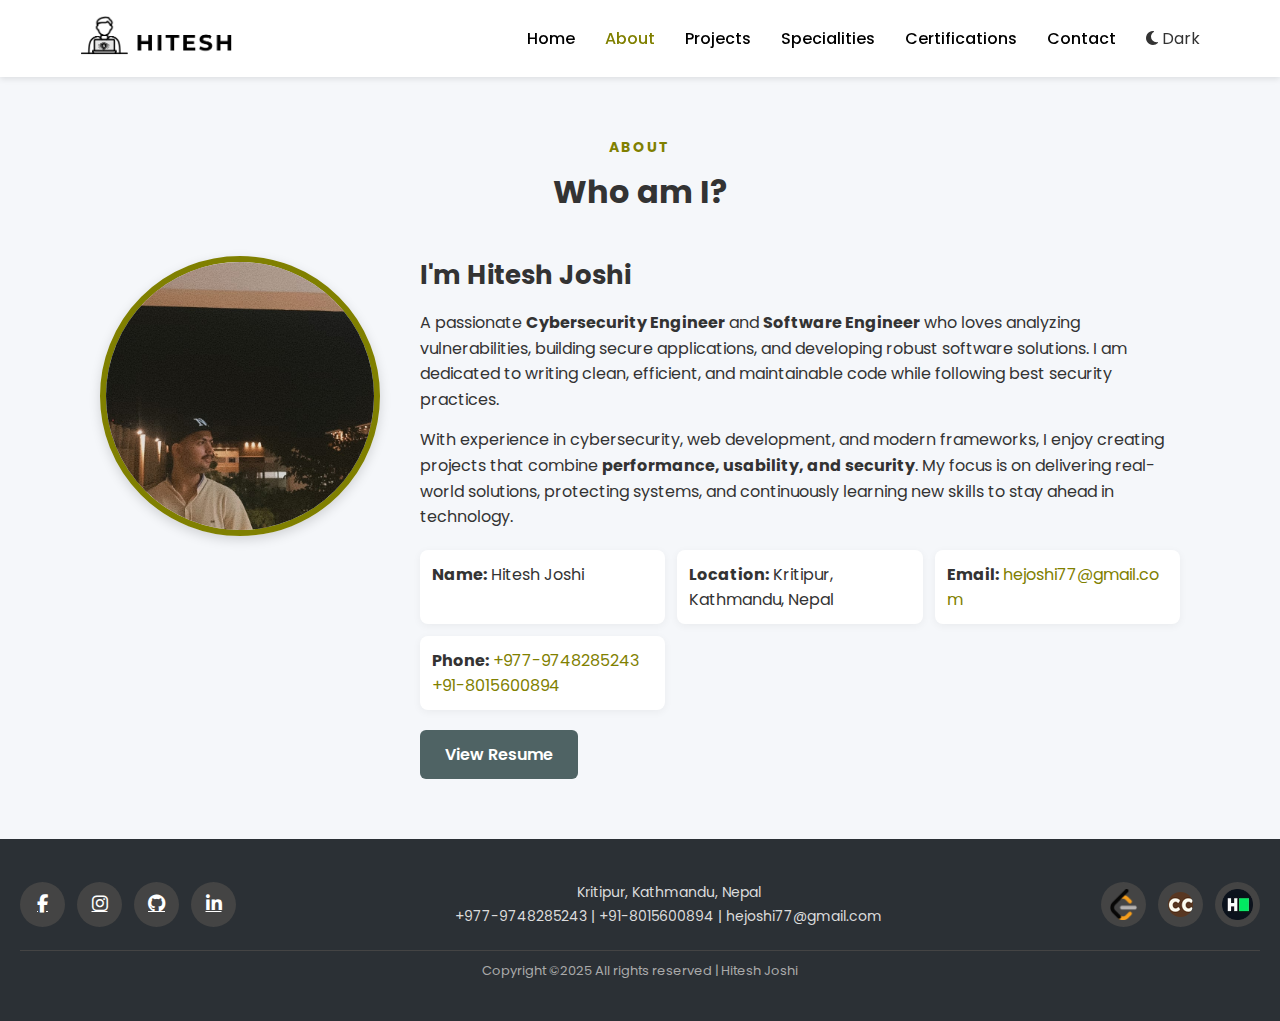
<file: sections/about.html>
<!DOCTYPE html>
<html lang="en">

<head>
  <meta charset="UTF-8">
  <meta name="viewport" content="width=device-width, initial-scale=1.0">
  <!-- Favicon (kept the absolute URL for reliability) -->
  <link rel="icon" type="image/png" href="https://www.hiteshjoshi.com.np/assets/favicon.png" loading="lazy">
  <!-- Title (kept the more descriptive one for SEO) -->
  <title>Hitesh Joshi | Full-Stack Developer & Cybersecurity Enthusiast</title>
  <!-- Basic SEO -->
  <meta name="description"
    content="Portfolio of Hitesh Joshi – a Full-Stack Developer passionate about cybersecurity, AI, and modern web solutions.">
  <meta name="keywords" content="Hitesh Joshi, portfolio, developer, cybersecurity, MERN stack, web developer, Nepal">
  <meta name="author" content="Hitesh Joshi">
  <!-- Social Sharing -->
  <meta property="og:title" content="Hitesh Joshi | Developer Portfolio">
  <meta property="og:description" content="Explore Hitesh Joshi’s projects, skills, and certifications.">
  <meta property="og:image" content="https://www.hiteshjoshi.com.np/assets/profile.jpg">
  <meta property="og:url" content="https://www.hiteshjoshi.com.np/">
  <meta name="twitter:card" content="summary_large_image">
  <!-- Stylesheets -->
  <link rel="stylesheet" href="/css/about.css">
  <link href="https://fonts.googleapis.com/css2?family=Poppins:wght@400;600;700&display=swap" rel="stylesheet">
  <link rel="stylesheet" href="https://cdnjs.cloudflare.com/ajax/libs/font-awesome/6.5.0/css/all.min.css">
  <!-- Removed unused Bootstrap -->
</head>

<body>
  <!-- Navbar -->
  <header>
    <section id="home-section" class="hero">
      <a href="/index.html" class="hero-logo">
        <img src="/images/Main-Logo.webp" alt="Logo" loading="lazy">
      </a>
    </section>

    <div class="menu-toggle" id="menu-toggle">
      <i class="fas fa-bars"></i>
    </div>

    <!-- Navigation with Dark/Light toggle -->
    <nav id="navbar">
      <ul>
        <li><a href="/index.html">Home</a></li>
        <li><a href="/sections/about.html" class="active">About</a></li>
        <li><a href="/sections/projects.html">Projects</a></li>
        <li><a href="/sections/specialities.html">Specialities</a></li>
        <li><a href="/sections/certifications.html">Certifications</a></li>
        <li><a href="/sections/contact.html">Contact</a></li>

        <!-- 🌗 Dark/Light Toggle -->
        <li class="theme-toggle" id="theme-toggle">
          <i class="fas fa-moon"></i>
          <span>Dark</span>
        </li>
      </ul>
    </nav>
  </header>
  <!-- About Section -->
  <section class="about">
    <h3>ABOUT</h3>
    <h2>Who am I?</h2>

    <div class="about-container">
      <!-- Profile Image -->
      <div class="about-img">
        <img src="/images/Cover_Photo.webp" alt="Hitesh Joshi" loading="lazy" draggable="false">
      </div>

      <!-- About Content -->
      <div class="about-content">
        <h2>I'm Hitesh Joshi</h2>
        <p>
          A passionate <strong>Cybersecurity Engineer</strong> and <strong>Software Engineer</strong> who loves
          analyzing vulnerabilities, building secure applications, and developing robust software solutions.
          I am dedicated to writing clean, efficient, and maintainable code while following best security practices.
        </p>

        <p>
          With experience in cybersecurity, web development, and modern frameworks, I enjoy creating projects that
          combine
          <strong>performance, usability, and security</strong>. My focus is on delivering real-world solutions,
          protecting systems,
          and continuously learning new skills to stay ahead in technology.
        </p>

        <!-- Info Grid -->
        <div class="info-grid">
          <div><strong>Name:</strong> Hitesh Joshi</div>
          <div><strong>Location:</strong> Kritipur, Kathmandu, Nepal</div>
          <div><strong>Email:</strong> <a href="https://mail.google.com/mail/?view=cm&fs=1&to=hejoshi77@gmail.com" target="_blank">hejoshi77@gmail.com</a></div>
          <div><strong>Phone:</strong> <a href="tel:+918015600894">+977-9748285243 <br>+91-8015600894</a></div>
        </div>

        <!-- Resume Button -->
        <div class="resume-btn-container">
          <a href="/documents/Hitesh-Resume.pdf" class="btn" target="_blank" rel="noopener noreferrer">View Resume</a>
        </div>
      </div>

    </div>
  </section>

  <!-- Footer -->
  <footer class="footer">
    <div class="footer-container">
      <!-- Left: Social Media Icons -->
      <div class="footer-left">
        <div class="social-logos">
          <a href="https://www.facebook.com/hiteshjoshi1110" draggable="false" target="_blank" rel="noopener noreferrer"
            aria-label="Facebook">
            <i class="fab fa-facebook-f"></i>
          </a>
          <a href="https://www.instagram.com/hiteshh_joshiii" draggable="false" target="_blank"
            rel="noopener noreferrer" aria-label="Instagram">
            <i class="fab fa-instagram"></i>
          </a>
          <a href="https://github.com/hitesh788" draggable="false" target="_blank" rel="noopener noreferrer"
            aria-label="GitHub">
            <i class="fab fa-github"></i>
          </a>
          <a href="https://linkedin.com/in/hiteshjoshi1110" draggable="false" target="_blank" rel="noopener noreferrer"
            aria-label="LinkedIn">
            <i class="fab fa-linkedin-in"></i>
          </a>
        </div>
      </div>

      <!-- Center: Contact Info -->
      <div class="footer-center">
        <p>Kritipur, Kathmandu, Nepal</p>
        <p>+977-9748285243 | +91-8015600894 | hejoshi77@gmail.com</p>
      </div>

      <!-- Right: Coding Platform Logos -->
      <div class="footer-right">
        <div class="social-logos">
          <a href="https://leetcode.com/u/hejoshi77/" draggable="false" target="_blank" rel="noopener noreferrer"
            aria-label="LeetCode"><img src="/images/LeetCode_Logo.webp" alt="LeetCode Logo" loading="lazy"></a>
          <a href="https://www.codechef.com/users/hiteshjoshi202" draggable="false" target="_blank"
            rel="noopener noreferrer" aria-label="CodeChef"><img src="/images/Codechef_Logo.webp" alt="CodeChef Logo"
              loading="lazy"></a>
          <a href="https://www.hackerrank.com/profile/hejoshi77" draggable="false" target="_blank"
            rel="noopener noreferrer" aria-label="HackerRank"><img src="/images/Hackerrank_Logo.webp"
              alt="HackerRank Logo" loading="lazy"></a>
        </div>
      </div>
    </div>

    <!-- Footer Bottom -->
    <div class="footer-bottom">
      <p>Copyright ©2025 All rights reserved | Hitesh Joshi</p>
    </div>
  </footer>

  <script>
    const menuToggle = document.getElementById('menu-toggle');
    const navbar = document.getElementById('navbar');

    menuToggle.addEventListener('click', () => {
      navbar.classList.toggle('active');
      menuToggle.classList.toggle('active');
    });

  </script>
</body>

</html>
</file>
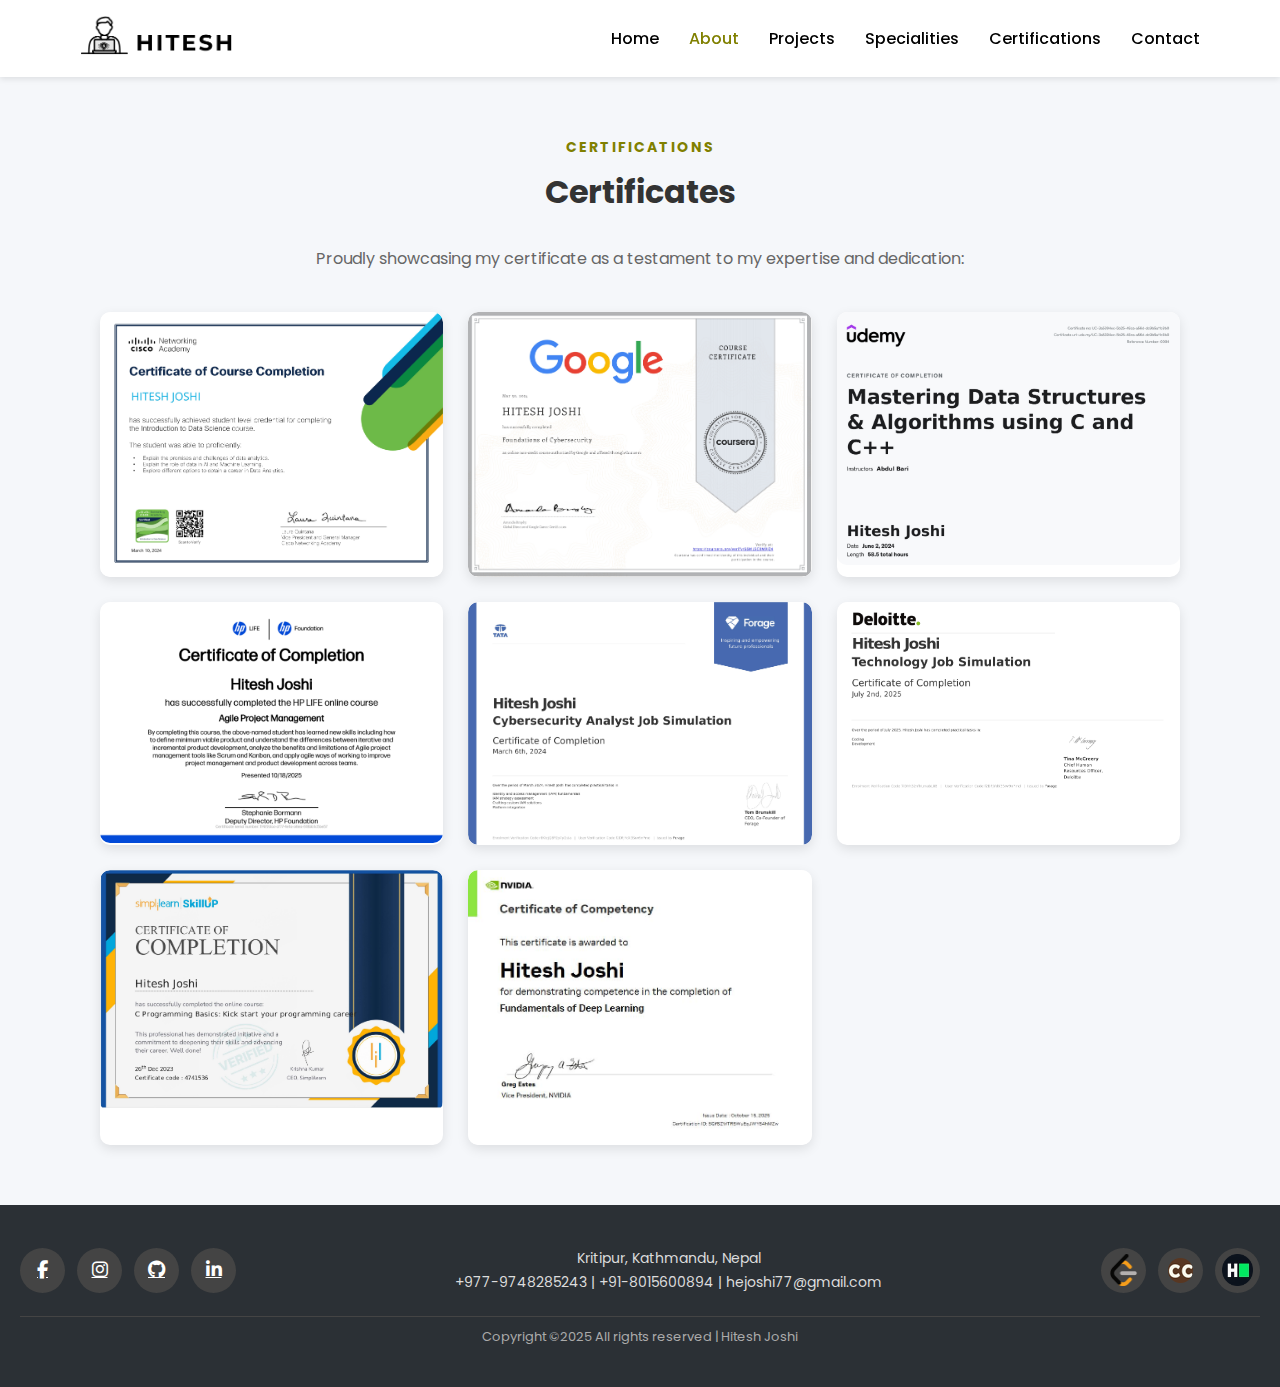
<file: sections/certifications.html>
<!DOCTYPE html>
<html lang="en">

<head>
  <meta charset="UTF-8">
  <meta name="viewport" content="width=device-width, initial-scale=1.0">
  <link rel="icon" type="image/x-icon" draggable="false" href="/images/Favicon.webp">
  <title>Certifications | Hitesh</title>
  <link rel="stylesheet" href="/css/certification.css">
  <!-- Font Awesome for social icons -->
  <link rel="stylesheet" href="https://cdnjs.cloudflare.com/ajax/libs/font-awesome/6.5.0/css/all.min.css">
  <!-- Google Fonts -->
  <link href="https://fonts.googleapis.com/css2?family=Poppins:wght@400;600;700&display=swap" rel="stylesheet">
</head>

<body>
  <!-- Navbar -->
  <header>
    <section id="home-section" class="hero">
      <a href="/index.html" class="hero-logo">
        <img src="/images/Main-Logo.webp" alt="Logo" loading="lazy">
      </a>
    </section>

    <!-- Hamburger -->
    <div class="menu-toggle" id="menu-toggle">
      <i class="fas fa-bars"></i>
    </div>

    <!-- Navigation -->
    <nav id="navbar">
      <ul>
        <li><a href="/index.html">Home</a></li>
        <li><a href="/sections/about.html" class="active">About</a></li>
        <li><a href="/sections/projects.html">Projects</a></li>
        <li><a href="/sections/specialities.html">Specialities</a></li>
        <li><a href="/sections/certifications.html">Certifications</a></li>
        <li><a href="/sections/contact.html">Contact</a></li>
      </ul>
    </nav>
  </header>

  <!-- Certifications Section -->
  <section class="certifications">
    <h3>CERTIFICATIONS</h3>
    <h2>Certificates</h2>
    <p>Proudly showcasing my certificate as a testament to my expertise and dedication:</p>

    <div class="certificates-grid">
      <div class="certificate">
        <a href="https://www.credly.com/badges/fc8ad97a-6881-4843-894c-13598a0f5e47" target="_blank">
          <img src="/certifications/CISCO_Data Science.webp" draggable="false" alt="Certificate 1" loading="lazy">
        </a>
      </div>

      <div class="certificate">
        <a href="https://www.coursera.org/learn/foundations-of-cybersecurity/home/module/1?utm_source=link&utm_medium=certificate&utm_content=cert_image&utm_campaign=sharing_cta"
          target="_blank">
          <img src="/certifications/Coursera_Foundation_Of_Cybersecurity.webp" draggable="false" alt="Certificate 2"
            loading="lazy">
        </a>
      </div>

      <div class="certificate">
        <a href="https://www.udemy.com/certificate/UC-3a5394ec-5b25-48ca-a56d-dc9b5a11c8b0/" target="_blank">
          <img src="/certifications/DSA_Udemy.webp" draggable="false" alt="Certificate 3" loading="lazy">
        </a>
      </div>

      <div class="certificate">
        <a href="https://www.life-global.org/certificate/1f422dca-cf77-4e1a-a6ea-618bb1c5be57" target="_blank">
          <img src="/certifications/HP_Agile.webp" draggable="false" alt="Certificate 4" loading="lazy">
        </a>
      </div>

      <div class="certificate">
        <a href="https://forage-uploads-prod.s3.amazonaws.com/completion-certificates/Tata/gmf3ypEXBj2wvfQWC_Tata%20Group_f2DPjYdX3Srw9nPmd_1709723804480_completion_certificate.pdf"
          draggable="false" target="_blank">
          <img src="/certifications/TATA_Cybersecurity.webp" draggable="false" alt="Certificate 5" loading="lazy">
        </a>
      </div>

      <div class="certificate">
        <a href="https://forage-uploads-prod.s3.amazonaws.com/completion-certificates/9PBTqmSxAf6zZTseP/udmxiyHeqYQLkTPvf_9PBTqmSxAf6zZTseP_f2DPjYdX3Srw9nPmd_1751460093233_completion_certificate.pdf"
          draggable="false" target="_blank">
          <img src="/certifications/Deloitte_Job Simulation.webp" draggable="false" alt="Certificate 6" loading="lazy">
        </a>
      </div>

      <div class="certificate">
        <a href="https://tinyurl.com/ctwk2s6t" target="_blank">
          <img src="/certifications/Simplilearn_C Programming.webp" draggable="false" alt="Certificate 7"
            loading="lazy">
        </a>
      </div>
      <div class="certificate">
        <a href="https://learn.nvidia.com/certificates?id=SQfSZMTRSWuEqJWYS4hMZw#" target="_blank">
          <img src="/certifications/Nvidia_Deep-Learning.webp" draggable="false" alt="Certificate 8" loading="lazy">
        </a>
      </div>
    </div>
    
  </section>

  <!-- Footer (moved outside the section) -->
  <footer class="footer">
    <div class="footer-container">
      <!-- Left: Social Media Icons -->
      <div class="footer-left">
        <div class="social-logos">
          <a href="https://www.facebook.com/hiteshjoshi1110" draggable="false" target="_blank">
            <i class="fab fa-facebook-f"></i>
          </a>
          <a href="https://www.instagram.com/hiteshh_joshiii" draggable="false" target="_blank">
            <i class="fab fa-instagram"></i>
          </a>
          <a href="https://github.com/hitesh788" draggable="false" target="_blank">
            <i class="fab fa-github"></i>
          </a>
          <a href="https://linkedin.com/in/hiteshjoshi1110" draggable="false" target="_blank">
            <i class="fab fa-linkedin-in"></i>
          </a>
        </div>
      </div>

      <!-- Center: Contact Info -->
      <div class="footer-center">
        <p>Kritipur, Kathmandu, Nepal</p>
        <p>+977-9748285243 | +91-8015600894 | hejoshi77@gmail.com</p>
      </div>

      <!-- Right: Coding Platform Logos -->
      <div class="footer-right">
        <div class="social-logos">
          <a href="https://leetcode.com/u/hejoshi77/" target="_blank"><img src="/images/LeetCode_Logo.webp"
              draggable="false" alt="LeetCode Logo" loading="lazy"></a>
          <a href="https://www.codechef.com/users/hiteshjoshi202" target="_blank"><img src="/images/Codechef_Logo.webp"
              draggable="false" alt="CodeChef Logo" loading="lazy"></a>
          <a href="https://www.hackerrank.com/profile/hejoshi77" target="_blank"><img src="/images/Hackerrank_Logo.webp"
              draggable="false" alt="HackerRank Logo" loading="lazy"></a>
        </div>
      </div>
    </div>

    <!-- Footer Bottom -->
    <div class="footer-bottom">
      <p>Copyright ©2025 All rights reserved | Hitesh Joshi</p>
    </div>
  </footer>
  <script>
    const menuToggle = document.getElementById('menu-toggle');
    const navbar = document.getElementById('navbar');

    menuToggle.addEventListener('click', () => {
      navbar.classList.toggle('active');
      menuToggle.classList.toggle('active');
    });

  </script>

</body>

</html>
</file>
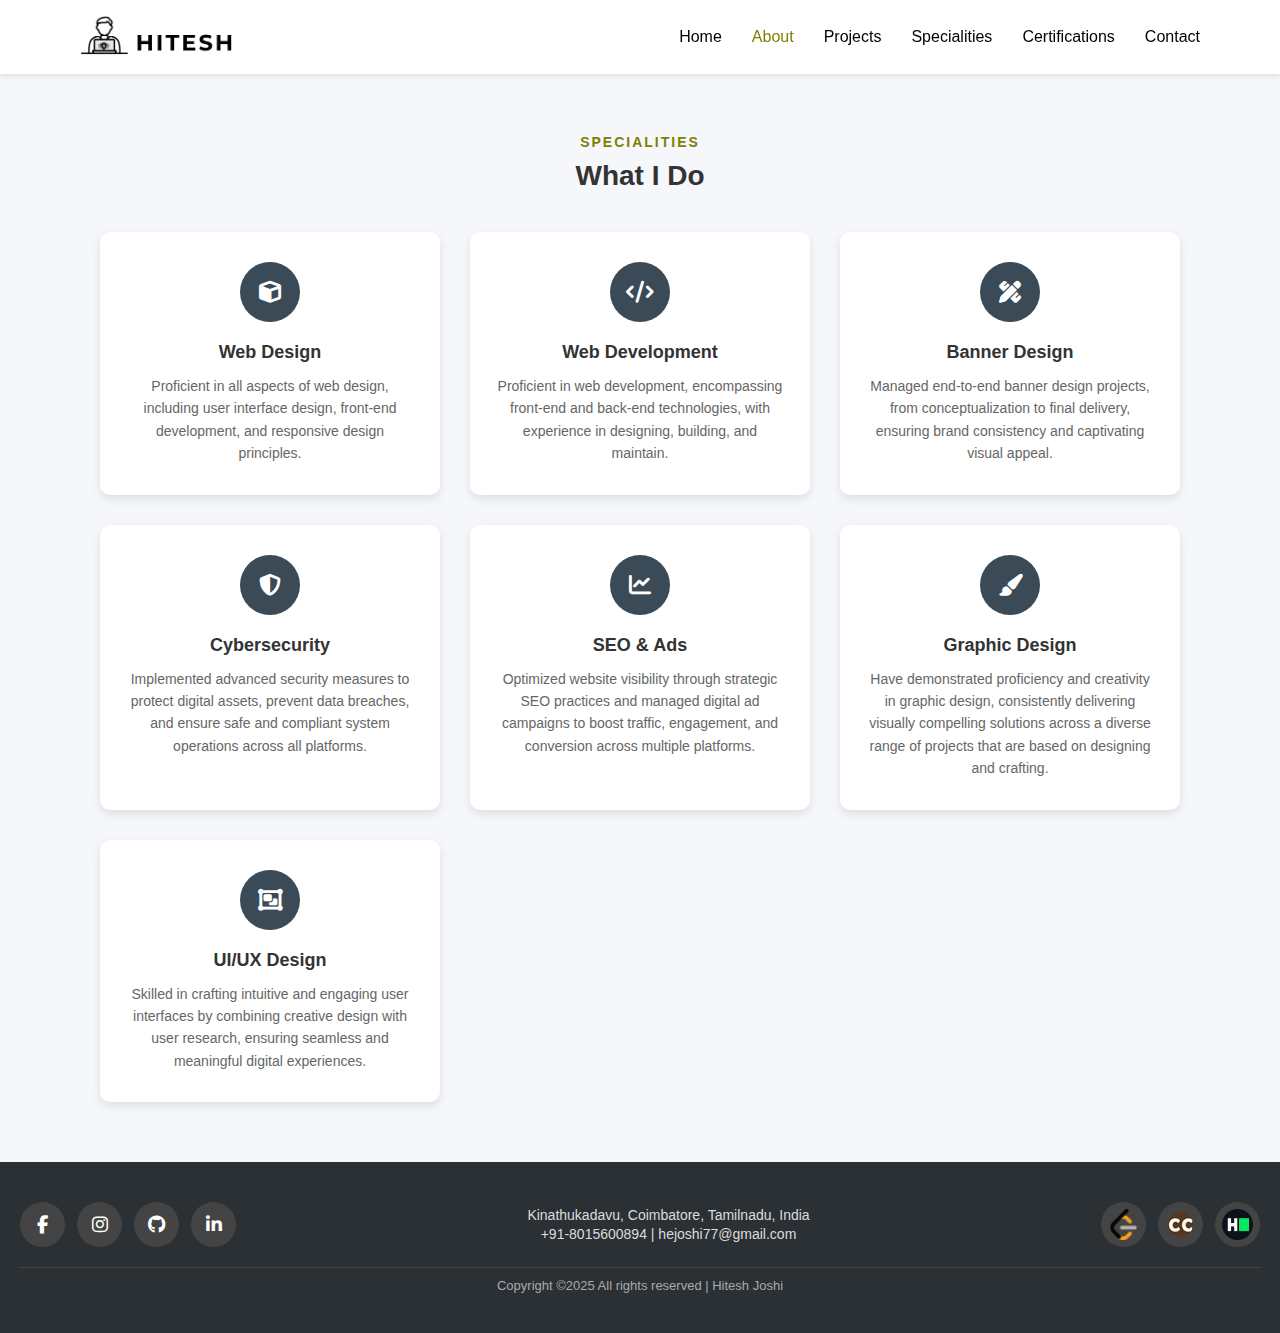
<file: sections/specialities.html>
<!DOCTYPE html>
<html lang="en">

<head>
  <meta charset="UTF-8">
  <meta name="viewport" content="width=device-width, initial-scale=1.0">
  <link rel="icon" type="image/x-icon" draggable="false" href="/images/Favicon.webp" loading="lazy">
  <title>Specialities | Hitesh</title>
  <link rel="stylesheet" href="/css/specialities.css">
  <link rel="stylesheet" href="https://cdnjs.cloudflare.com/ajax/libs/font-awesome/6.5.0/css/all.min.css">
</head>

<body>
  <!-- Navbar -->
  <header>
    <section id="home-section" class="hero">
      <a href="/index.html" class="hero-logo">
        <img src="/images/Main-Logo.webp" alt="Logo" loading="lazy">
      </a>
    </section>

    <!-- Hamburger -->
    <div class="menu-toggle" id="menu-toggle">
      <i class="fas fa-bars"></i>
    </div>

    <!-- Navigation -->
    <nav id="navbar">
      <ul>
        <li><a href="/index.html">Home</a></li>
        <li><a href="/sections/about.html" class="active">About</a></li>
        <li><a href="/sections/projects.html">Projects</a></li>
        <li><a href="/sections/specialities.html">Specialities</a></li>
        <li><a href="/sections/certifications.html">Certifications</a></li>
        <li><a href="/sections/contact.html">Contact</a></li>
      </ul>
    </nav>
  </header>

  <!-- Specialities Section -->
  <section class="specialities">
    <h3>SPECIALITIES</h3>
    <h2>What I Do</h2>


    <div class="specialities-grid">
      <!-- Card 1 -->
      <div class="card">
        <div class="icon"><i class="fa-solid fa-cube"></i></div>
        <h4>Web Design</h4>
        <p>Proficient in all aspects of web design, including user interface design, front-end development, and
          responsive design principles.</p>
      </div>

      <!-- Card 2 -->
      <div class="card">
        <div class="icon"><i class="fa-solid fa-code"></i></div>
        <h4>Web Development</h4>
        <p>Proficient in web development, encompassing front-end and back-end technologies, with experience in
          designing, building, and maintain.</p>
      </div>

      <!-- Card 3 -->
      <div class="card">
        <div class="icon"><i class="fa-solid fa-pen-ruler"></i></div>
        <h4>Banner Design</h4>
        <p>Managed end-to-end banner design projects, from conceptualization to final delivery, ensuring brand
          consistency and captivating visual appeal.</p>
      </div>

      <!-- Card 4 -->
      <div class="card">
        <div class="icon"><i class="fa-solid fa-shield-halved"></i></div>
        <h4>Cybersecurity</h4>
        <p>Implemented advanced security measures to protect digital assets, prevent data breaches, and ensure safe
          and compliant system operations across all platforms.</p>
      </div>

      <!-- Card 5 -->
      <div class="card">
        <div class="icon"><i class="fa-solid fa-chart-line"></i></div>
        <h4>SEO & Ads</h4>
        <p>Optimized website visibility through strategic SEO practices and managed digital ad campaigns to boost
          traffic, engagement, and conversion across multiple platforms.</p>
      </div>


      <!-- Card 6 -->
      <div class="card">
        <div class="icon"><i class="fa-solid fa-paintbrush"></i></div>
        <h4>Graphic Design</h4>
        <p>Have demonstrated proficiency and creativity in graphic design, consistently delivering visually compelling
          solutions across a diverse range of projects that are based on designing and crafting.</p>
      </div>
      <!-- Card 7 -->
      <div class="card">
        <div class="icon"><i class="fa-solid fa-object-group"></i></div>
        <h4>UI/UX Design</h4>
        <p>Skilled in crafting intuitive and engaging user interfaces by combining creative design with user research,
          ensuring seamless and meaningful digital experiences.</p>
      </div>

    </div>
  </section>

  <!-- Footer (moved outside the section) -->
  <footer class="footer">
    <div class="footer-container">
      <!-- Left: Social Media Icons -->
      <div class="footer-left">
        <div class="social-logos">
          <a href="https://www.facebook.com/hiteshjoshi1110" draggable="false" target="_blank">
            <i class="fab fa-facebook-f"></i>
          </a>
          <a href="https://www.instagram.com/hiteshh_joshiii" draggable="false" target="_blank">
            <i class="fab fa-instagram"></i>
          </a>
          <a href="https://github.com/hitesh788" draggable="false" target="_blank">
            <i class="fab fa-github"></i>
          </a>
          <a href="https://linkedin.com/in/hiteshjoshi1110" draggable="false" target="_blank">
            <i class="fab fa-linkedin-in"></i>
          </a>
        </div>
      </div>

      <!-- Center: Contact Info -->
      <div class="footer-center">
        <p>Kinathukadavu, Coimbatore, Tamilnadu, India</p>
        <p>+91-8015600894 | hejoshi77@gmail.com</p>
      </div>

      <!-- Right: Coding Platform Logos -->
      <div class="footer-right">
        <div class="social-logos">
          <a href="https://leetcode.com/u/hejoshi77/" target="_blank"><img src="/images/LeetCode_Logo.webp"
              draggable="false" alt="LeetCode Logo" loading="lazy"></a>
          <a href="https://www.codechef.com/users/hiteshjoshi202" target="_blank"><img src="/images/Codechef_Logo.webp"
              draggable="false" alt="CodeChef Logo" loading="lazy"></a>
          <a href="https://www.hackerrank.com/profile/hejoshi77" target="_blank"><img src="/images/Hackerrank_Logo.webp"
              draggable="false" alt="HackerRank Logo" loading="lazy"></a>
        </div>
      </div>
    </div>

    <!-- Footer Bottom -->
    <div class="footer-bottom">
      <p>Copyright ©2025 All rights reserved | Hitesh Joshi</p>
    </div>
  </footer>

  <script>
    const menuToggle = document.getElementById('menu-toggle');
    const nav = document.getElementById('navbar');

    menuToggle.addEventListener('click', () => {
      nav.classList.toggle('active'); // Slide in/out menu
      menuToggle.classList.toggle('active'); // Optional: animate icon
    });
  </script>

</body>

</html>
</file>
<file: css/about.css>
/* ===== RESET ===== */
* {
  margin: 0;
  padding: 0;
  box-sizing: border-box;
  font-family: "Poppins", sans-serif;
}

body {
  background: #f5f7fa;
  color: #333;
  overflow-x: hidden;
}

/* ===== NAVBAR ===== */
header {
  display: flex;
  justify-content: space-between;
  align-items: center;
  padding: 15px 80px;
  background: #fff;
  box-shadow: 0 2px 6px rgba(0, 0, 0, 0.1);
  position: sticky;
  top: 0;
  z-index: 100;
}

.hero-logo img {
  height: 40px;
  width: auto;
}

nav ul {
  display: flex;
  list-style: none;
  gap: 30px;
}

nav ul li a {
  text-decoration: none;
  font-weight: 500;
  color: #000;
  transition: color 0.3s ease;
}

nav ul li a:hover,
nav ul li a.active {
  color: #808000;
}

/* ===== HAMBURGER BUTTON ===== */
.menu-toggle {
  display: none;
  font-size: 26px;
  color: #000;
  cursor: pointer;
}

/* ===== ABOUT SECTION ===== */
.about {
  padding: 60px 100px;
  text-align: center;
}

.about h3 {
  font-size: 14px;
  letter-spacing: 2px;
  font-weight: bold;
  margin-bottom: 10px;
  color: #808000;
}

.about h2 {
  font-size: 32px;
  font-weight: 700;
  margin-bottom: 40px;
}

/* Layout */
.about-container {
  display: flex;
  gap: 50px;
  justify-content: center;
  align-items: center;
  flex-wrap: wrap;
  text-align: left;
}

/* Profile Image */
.about-img img {
  width: 280px;
  height: 280px;
  object-fit: cover;
  border-radius: 50%;
  border: 6px solid #808000;
  box-shadow: 0 4px 12px rgba(0, 0, 0, 0.15);
}

/* About Content */
.about-content {
  flex: 1;
  min-width: 350px;
}

.about-content h2 {
  font-size: 26px;
  margin-bottom: 15px;
}

.about-content p {
  margin-bottom: 15px;
  line-height: 1.6;
  font-size: 16px;
}

/* Info Grid */
.info-grid {
  display: grid;
  grid-template-columns: repeat(auto-fit, minmax(220px, 1fr));
  gap: 12px;
  margin: 20px 0;
}

.info-grid div {
  background: #fff;
  padding: 12px;
  border-radius: 8px;
  box-shadow: 0 2px 8px rgba(0, 0, 0, 0.05);
}

.info-grid a {
  color: #808000;
  text-decoration: none;
}

/* ===== BUTTON ===== */
.resume-btn-container {
  margin-top: 20px;
}

.resume-btn-container .btn {
  display: inline-block;
  background-color: #4f6364;
  color: #fff;
  font-weight: 600;
  padding: 12px 25px;
  border-radius: 6px;
  text-decoration: none;
  transition: background 0.3s, transform 0.2s;
  cursor: pointer;
}

.resume-btn-container .btn:hover {
  background-color: #555;
  transform: translateY(-2px);
}

/* ===== FOOTER ===== */
.footer {
  background: #2b3035;
  color: #dcdcdc;
  padding: 40px 20px;
  width: 100%;
}

.footer-container {
  display: flex;
  justify-content: space-between;
  align-items: center;
  gap: 20px;
  flex-wrap: wrap;
}

/* Left icons */
.footer-left .social-logos {
  display: flex;
  gap: 12px;
}

.footer-left .social-logos a {
  display: flex;
  align-items: center;
  justify-content: center;
  width: 45px;
  height: 45px;
  background: #444;
  border-radius: 50%;
  color: #fff;
  font-size: 18px;
  transition: transform 0.3s ease, background 0.3s ease;
}

.footer-left .social-logos a:hover {
  transform: scale(1.1);
}

/* Center */
.footer-center {
  text-align: center;
  flex: 1;
}

.footer-center p {
  margin: 3px 0;
  font-size: 14px;
}

/* Right icons */
.footer-right .social-logos {
  display: flex;
  gap: 12px;
}

.footer-right .social-logos a {
  display: flex;
  align-items: center;
  justify-content: center;
  width: 45px;
  height: 45px;
  background: #444;
  border-radius: 50%;
  overflow: hidden;
  transition: transform 0.3s ease, background 0.3s ease;
}

.footer-right .social-logos a img {
  max-width: 70%;
  max-height: 70%;
  object-fit: contain;
}

.footer-right .social-logos a:hover {
  transform: scale(1.1);
}

.footer-bottom {
  margin-top: 20px;
  border-top: 1px solid #444;
  padding-top: 10px;
  font-size: 13px;
  color: #aaa;
  text-align: center;
}

/* ===== RESPONSIVE DESIGN ===== */

/* Tablets & Mobiles */
@media (max-width: 992px) {
  header {
    padding: 15px 40px;
  }

  .about {
    padding: 60px 30px;
  }

  .about-container {
    gap: 30px;
  }
}

/* Hamburger menu appears */
@media (max-width: 768px) {
  header {
    padding: 15px 20px;
  }

  /* Show hamburger */
  .menu-toggle {
    display: block;
    z-index: 200;
  }

  /* Mobile nav menu */
  nav {
    position: fixed;
    top: 65px;
    right: -100%;
    width: 250px;
    height: 100vh;
    background: #fff;
    box-shadow: -3px 0 12px rgba(0, 0, 0, 0.15);
    transition: right 0.3s ease;
    display: flex;
    justify-content: center;
    padding-top: 50px;
  }

  nav.active {
    right: 0;
  }

  nav ul {
    flex-direction: column;
    align-items: center;
    gap: 30px;
    margin-top: 50px;
  }



  /* About section stacking */
  .about {
    padding: 50px 25px;
  }

  .about-container {
    flex-direction: column;
    text-align: center;
  }

  .about-img img {
    width: 220px;
    height: 220px;
  }

  .about-content {
    text-align: center;
  }

  .info-grid {
    grid-template-columns: 1fr;
  }

  /* Footer stacking */
  .footer-container {
    flex-direction: column;
    text-align: center;
    gap: 20px;
  }

  .footer-left,
  .footer-right {
    justify-content: center;
  }
}

/* Small Phones */
@media (max-width: 480px) {
  header {
    padding: 10px 15px;
  }

  .about {
    padding: 40px 20px;
  }

  .about h2 {
    font-size: 22px;
  }

  .about-content p {
    font-size: 15px;
  }

  .about-img img {
    width: 180px;
    height: 180px;
  }

  .resume-btn-container .btn {
    padding: 10px 18px;
    font-size: 14px;
  }

  .footer-left .social-logos a,
  .footer-right .social-logos a {
    width: 40px;
    height: 40px;
    font-size: 16px;
  }

  .footer-center p {
    font-size: 13px;
  }

  .footer-bottom {
    font-size: 12px;
  }
}

/* Accessibility: Focus styles for keyboard nav */
nav ul li a:focus,
.resume-btn-container .btn:focus,
.footer-left .social-logos a:focus,
.footer-right .social-logos a:focus {
  outline: 2px solid #808000;
  outline-offset: 2px;
}

/* Smooth scrolling for better UX */
html {
  scroll-behavior: smooth;
}

/* Ensure images don't overflow on very small screens */
@media (max-width: 480px) {
  .about-img img {
    width: 160px;
    height: 160px;
  }
}

/* About Content - Allow flexible sizing */
.about-content {
  flex: 1;
  min-width: 0;
  /* Key: Allows shrinking below content size */
  /* Remove: min-width: 350px; */
}

/* Images - Prevent overflow */
.about-img img,
.hero-logo img,
.footer-right .social-logos a img {
  max-width: 100%;
  /* Safety net for any fixed widths */
}

/* Info Grid - Ensure text wraps */
.info-grid div {
  background: #fff;
  padding: 12px;
  border-radius: 8px;
  box-shadow: 0 2px 8px rgba(0, 0, 0, 0.05);
  overflow-wrap: break-word;
  /* Handles long emails/URLs */
}

.info-grid a {
  color: #808000;
  text-decoration: none;
  word-break: break-all;
  /* Extra for links */
}

/* ===== RESPONSIVE DESIGN ===== */

/* Tablets (earlier column stack to avoid overflow) */
@media (max-width: 992px) {
  header {
    padding: 15px 40px;
  }

  .about {
    padding: 60px 30px;
  }

  .about-container {
    gap: 30px;
  }
}

/* Stack earlier for mid-tablets */
@media (max-width: 850px) {
  .about-container {
    flex-direction: column;
    text-align: center;
  }

  .about-img {
    order: -1;
    /* Image above content for better mobile flow */
  }
}

/* Hamburger menu appears */
@media (max-width: 768px) {
  header {
    padding: 15px 20px;
  }

  /* Show hamburger */
  .menu-toggle {
    display: block;
    z-index: 200;
  }


  /* Mobile nav menu - Adjust top to match header height (~70px) */
  nav {
    position: fixed;
    top: 70px;
    /* Increased from 65px to avoid overlap */
    right: -100%;
    width: 250px;
    height: calc(100vh - 70px);
    /* Subtract header height */
    background: #fff;
    box-shadow: -3px 0 12px rgba(0, 0, 0, 0.15);
    transition: right 0.3s ease;
    display: flex;
    justify-content: center;
    padding-top: 50px;
  }

  nav.active {
    right: 0;
  }

  nav ul {
    flex-direction: column;
    align-items: center;
    gap: 30px;
    margin-top: 50px;
  }


  /* About section stacking (redundant now, but keeps img sizing) */
  .about {
    padding: 50px 25px;
  }

  .about-container {
    flex-direction: column;
    text-align: center;
  }

  .about-img img {
    width: 220px;
    height: 220px;
  }

  .about-content {
    text-align: center;
  }

  .info-grid {
    grid-template-columns: 1fr;
    justify-items: center;
    /* Center items on mobile */
  }

  /* Footer stacking */
  .footer-container {
    flex-direction: column;
    text-align: center;
    gap: 20px;
  }

  .footer-left,
  .footer-right {
    justify-content: center;
  }
}

/* Small Phones */
@media (max-width: 480px) {
  header {
    padding: 10px 15px;
  }

  .about {
    padding: 40px 20px;
  }

  .about h2 {
    font-size: 22px;
  }

  .about-content p {
    font-size: 15px;
  }

  .about-img img {
    width: 180px;
    height: 180px;
  }

  .resume-btn-container .btn {
    padding: 10px 18px;
    font-size: 14px;
  }

  .footer-left .social-logos a,
  .footer-right .social-logos a {
    width: 40px;
    height: 40px;
    font-size: 16px;
  }

  .footer-center p {
    font-size: 13px;
  }

  .footer-bottom {
    font-size: 12px;
  }

  /* Extra tight for tiny screens */
  nav {
    width: 100%;
    /* Full width overlay on very small */
    right: -100vw;
    /* Use viewport units */
  }

  nav.active {
    right: 0;
  }
}

/* ===== Hamburger ===== */
.menu-toggle {
  display: none;
  /* Hidden on desktop */
  font-size: 26px;
  cursor: pointer;
  color: #333;
  z-index: 200;
}

/* Navbar */
nav ul {
  display: flex;
  list-style: none;
  gap: 30px;
  transition: all 0.4s ease-in-out;
}

nav ul li a {
  text-decoration: none;
  font-weight: 500;
  color: #000;
  transition: color 0.3s ease;
}

nav ul li a:hover,
nav ul li a.active {
  color: #808000;
}

/* ===== Responsive ===== */
@media (max-width: 991px) {

  /* Show hamburger */
  .menu-toggle {
    display: block;
    position: absolute;
    right: 25px;
    top: 20px;
  }

  /* Mobile nav menu */
  nav {
    position: fixed;
    top: 70px;
    /* adjust depending on header height */
    right: -100%;
    width: 70%;
    height: calc(100vh - 70px);
    background: #fff;
    box-shadow: -3px 0 12px rgba(0, 0, 0, 0.15);
    transition: right 0.3s ease;
    display: flex;
    justify-content: center;
    padding-top: 50px;
    z-index: 100;
  }

  nav.active {
    right: 0;
  }

  nav ul {
    flex-direction: column;
    gap: 25px;
    text-align: center;
  }

  nav ul li {
    margin: 15px 0;
  }
}
/* ===== ABOUT SECTION FIXED ===== */
.about-container {
  display: flex;
  justify-content: center;
  align-items: flex-start;
  gap: 40px; /* reduced from 50px */
  flex-wrap: nowrap; /* prevent wrap on normal desktop zoom */
  max-width: 1100px; /* keeps it centered and balanced */
  margin: 0 auto;
  text-align: left;
}

.about-img {
  flex: 0 0 280px; /* fixed image width */
  display: flex;
  justify-content: center;
}

.about-img img {
  width: 100%;
  max-width: 280px;
  height: 280px;
  object-fit: cover;
  border-radius: 50%;
  border: 6px solid #808000;
  box-shadow: 0 4px 12px rgba(0, 0, 0, 0.15);
}

.about-content {
  flex: 1;
  min-width: 0; /* allows shrinking gracefully */
}

/* Info grid remains adaptive but tighter */
.info-grid {
  display: grid;
  grid-template-columns: repeat(auto-fit, minmax(220px, 1fr));
  gap: 12px;
  margin: 20px 0;
}

/* Prevents drop-down when zoomed */
@media (max-width: 1200px) {
  .about-container {
    gap: 30px;
    flex-wrap: wrap; /* stack when truly needed */
  }
}
</file>
<file: css/certification.css>
/* ===== RESET & BASE ===== */
* {
  margin: 0;
  padding: 0;
  box-sizing: border-box;
  font-family: "Poppins", sans-serif;
}

body {
  background: #f5f7fa;
  color: #333;
  overflow-x: hidden;
  scroll-behavior: smooth;
}

/* ===== NAVBAR ===== */
header {
  display: flex;
  justify-content: space-between;
  align-items: center;
  padding: 15px 80px;
  background: #fff;
  box-shadow: 0 2px 6px rgba(0, 0, 0, 0.1);
  position: sticky;
  top: 0;
  z-index: 100;
}

.hero-logo img {
  height: 40px;
  width: auto;
  max-width: 100%;
}

nav ul {
  display: flex;
  list-style: none;
  gap: 30px;
}

nav ul li a {
  text-decoration: none;
  font-weight: 500;
  color: #000;
  transition: color 0.3s ease;
}

nav ul li a:hover,
nav ul li a.active {
  color: #808000;
}

/* Hamburger Menu */
.menu-toggle {
  display: none;
  font-size: 26px;
  cursor: pointer;
  z-index: 200;
}


/* ===== CERTIFICATIONS SECTION ===== */
.certifications {
  padding: 60px 100px;
  text-align: center;
}

.certifications h3 {
  font-size: 14px;
  letter-spacing: 2px;
  font-weight: bold;
  margin-bottom: 10px;
  color: #808000;
}

.certifications h2 {
  font-size: 32px;
  font-weight: 700;
  margin-bottom: 30px;
}

.certifications p {
  font-size: 16px;
  margin-bottom: 40px;
  line-height: 1.6;
  color: #666;
}

/* Certificates Grid */
.certificates-grid {
  display: grid;
  grid-template-columns: repeat(auto-fit, minmax(280px, 1fr));
  gap: 25px;
}

.certificate {
  background: #fff;
  border-radius: 10px;
  overflow: hidden;
  box-shadow: 0 4px 12px rgba(0, 0, 0, 0.1);
  transition: transform 0.3s ease, box-shadow 0.3s ease;
  word-break: break-word;
}

.certificate:hover {
  transform: translateY(-8px);
  box-shadow: 0 8px 16px rgba(0, 0, 0, 0.15);
}

.certificate img {
  width: 100%;
  height: auto;
  max-width: 100%;
  display: block;
  border-radius: 10px;
}

/* Flexible content for descriptions */
.certifications-content {
  flex: 1;
  min-width: 0;
  /* Allows shrinking */
}

/* ===== FOOTER ===== */
.footer {
  background: #2b3035;
  color: #dcdcdc;
  padding: 40px 20px;
  width: 100%;
  font-family: 'Poppins', sans-serif;
}

.footer-container {
  display: flex;
  justify-content: space-between;
  align-items: center;
  flex-wrap: wrap;
  gap: 20px;
}

.footer-left .social-logos,
.footer-right .social-logos {
  display: flex;
  gap: 12px;
}

.footer-left .social-logos a,
.footer-right .social-logos a {
  display: flex;
  align-items: center;
  justify-content: center;
  width: 45px;
  height: 45px;
  background: #444;
  border-radius: 50%;
  color: #fff;
  font-size: 18px;
  transition: transform 0.3s ease, background 0.3s ease;
}

.footer-right .social-logos a img {
  max-width: 70%;
  max-height: 70%;
  object-fit: contain;
}

.footer-left .social-logos a:hover,
.footer-right .social-logos a:hover {
  transform: scale(1.1);
}

.footer-center {
  text-align: center;
  flex: 1;
}

.footer-center p {
  margin: 3px 0;
  font-size: 14px;
}

.footer-bottom {
  margin-top: 20px;
  border-top: 1px solid #444;
  padding-top: 10px;
  font-size: 13px;
  color: #aaa;
  text-align: center;
}

/* ===== RESPONSIVE DESIGN ===== */

/* Tablets */
@media (max-width: 992px) {
  header {
    padding: 15px 40px;
  }

  .certifications {
    padding: 60px 30px;
  }

  .certificates-grid {
    gap: 20px;
  }
}

/* Mid-tablets / stack grid */
@media (max-width: 850px) {
  .certificates-grid {
    grid-template-columns: 1fr;
    justify-items: center;
  }
}

/* Mobile */
@media (max-width: 768px) {
  header {
    padding: 15px 20px;
  }

  .menu-toggle {
    display: block;
  }

  nav {
    position: fixed;
    top: 70px;
    right: -100%;
    width: 250px;
    height: calc(100vh - 70px);
    background: #fff;
    box-shadow: -3px 0 12px rgba(0, 0, 0, 0.15);
    transition: right 0.3s ease;
    display: flex;
    justify-content: center;
    padding-top: 50px;
  }

  nav.active {
    right: 0;
  }

  nav ul {
    flex-direction: column;
    align-items: center;
    gap: 30px;
    margin-top: 50px;
  }

  .certifications {
    padding: 50px 25px;
  }
}

/* Small Phones */
@media (max-width: 480px) {
  header {
    padding: 10px 15px;
  }

  .certifications {
    padding: 40px 20px;
  }

  .certifications h2 {
    font-size: 22px;
  }

  .certifications p {
    font-size: 14px;
  }

  .certificate img {
    width: 100%;
    height: auto;
  }

  .footer-left .social-logos a,
  .footer-right .social-logos a {
    width: 40px;
    height: 40px;
    font-size: 16px;
  }

  .footer-center p {
    font-size: 13px;
  }

  .footer-bottom {
    font-size: 12px;
  }

  nav {
    width: 100%;
    right: -100vw;
  }

  nav.active {
    right: 0;
  }
}

/* Accessibility: Focus styles */
nav ul li a:focus,
.footer-left .social-logos a:focus,
.footer-right .social-logos a:focus {
  outline: 2px solid #808000;
  outline-offset: 2px;
}

/* ===== Hamburger ===== */
.menu-toggle {
  display: none;
  /* Hidden on desktop */
  font-size: 26px;
  cursor: pointer;
  color: #333;
  z-index: 200;
}

/* Navbar */
nav ul {
  display: flex;
  list-style: none;
  gap: 30px;
  transition: all 0.4s ease-in-out;
}

nav ul li a {
  text-decoration: none;
  font-weight: 500;
  color: #000;
  transition: color 0.3s ease;
}

nav ul li a:hover,
nav ul li a.active {
  color: #808000;
}

/* ===== Responsive Styles ===== */

/* Tablet */
@media (max-width: 992px) {
  header {
    padding: 15px 40px;
  }

  .specialities {
    padding: 40px 40px;
  }

  .specialities h2 {
    font-size: 24px;
  }
}

/* Mobile */
@media (max-width: 768px) {

  /* Show hamburger */
  .menu-toggle {
    display: block;
  }

  /* Hide nav by default */
  nav {
    position: fixed;
    top: 70px;
    right: -100%;
    width: 70%;
    height: calc(100vh - 70px);
    background: #fff;
    box-shadow: -3px 0 12px rgba(0, 0, 0, 0.15);
    transition: right 0.3s ease;
    display: flex;
    justify-content: center;
    padding-top: 50px;
    z-index: 999;
  }

  nav.active {
    right: 0;
  }

  nav ul {
    flex-direction: column;
    gap: 25px;
  }

  .hero-logo img {
    height: 32px;
  }

  .specialities {
    padding: 30px 20px;
  }

  .specialities h2 {
    font-size: 22px;
  }

  .card {
    padding: 25px 20px;
  }

  /* Footer stacked layout */
  .footer-container {
    flex-direction: column;
    align-items: center;
    text-align:
      center;
  }

  /* ===== Hamburger ===== */
  .menu-toggle {
    display: none;
    /* Hidden on desktop */
    font-size: 26px;
    cursor: pointer;
    color: #333;
    z-index: 200;
  }

  /* Navbar */
  nav ul {
    display: flex;
    list-style: none;
    gap: 30px;
    transition: all 0.4s ease-in-out;
  }

  nav ul li a {
    text-decoration: none;
    font-weight: 500;
    color: #000;
    transition: color 0.3s ease;
  }

  nav ul li a:hover,
  nav ul li a.active {
    color: #808000;
  }

  /* ===== Responsive ===== */
  @media (max-width: 991px) {

    /* Show hamburger */
    .menu-toggle {
      display: block;
      position: absolute;
      right: 25px;
      top: 20px;
    }

    /* Mobile nav menu */
    nav {
      position: fixed;
      top: 70px;
      /* adjust depending on header height */
      right: -100%;
      width: 70%;
      height: calc(100vh - 70px);
      background: #fff;
      box-shadow: -3px 0 12px rgba(0, 0, 0, 0.15);
      transition: right 0.3s ease;
      display: flex;
      justify-content: center;
      padding-top: 50px;
      z-index: 100;
    }

    nav.active {
      right: 0;
    }

    nav ul {
      flex-direction: column;
      gap: 25px;
      text-align: center;
    }

    nav ul li {
      margin: 15px 0;
    }
  }
}
</file>
<file: css/specialities.css>
/* ===== Reset ===== */
* {
  margin: 0;
  padding: 0;
  box-sizing: border-box;
  font-family: 'Poppins', Arial, sans-serif;
}

body {
  background: #f5f7fa;
  color: #333;
  overflow-x: hidden;
}

/* ===== Navbar ===== */
header {
  display: flex;
  justify-content: space-between;
  align-items: center;
  padding: 15px 80px;
  background: #fff;
  box-shadow: 0px 2px 6px rgba(0, 0, 0, 0.1);
  position: sticky;
  top: 0;
  z-index: 1000;
}

/* Logo */
.hero-logo {
  position: relative;
  z-index: 10;
}

.hero-logo img {
  height: 40px;
  width: auto;
}

/* Nav */
nav ul {
  display: flex;
  list-style: none;
  gap: 30px;
  transition: all 0.3s ease;
}

nav ul li a {
  text-decoration: none;
  font-weight: 500;
  color: #000;
  transition: color 0.3s ease;
}

nav ul li a:hover,
nav ul li a.active {
  color: #808000;
}

/* Hamburger */
.menu-toggle {
  display: none;
  font-size: 26px;
  cursor: pointer;
  color: #333;
}

/* ===== Specialities Section ===== */
.specialities {
  text-align: center;
  padding: 60px 100px;
}

.specialities h3 {
  font-size: 14px;
  letter-spacing: 2px;
  font-weight: bold;
  margin-bottom: 10px;
  color: #808000;
}

.specialities h2 {
  font-size: 28px;
  margin-bottom: 40px;
  font-weight: bold;
}

/* Grid */
.specialities-grid {
  display: grid;
  grid-template-columns: repeat(auto-fit, minmax(270px, 1fr));
  gap: 30px;
}

/* Cards */
.card {
  background: #fff;
  padding: 30px 25px;
  border-radius: 10px;
  text-align: center;
  box-shadow: 0px 4px 10px rgba(0, 0, 0, 0.1);
  transition: transform 0.3s ease, box-shadow 0.3s ease;
}

.card:hover {
  transform: translateY(-8px);
  box-shadow: 0px 8px 16px rgba(0, 0, 0, 0.15);
}

.icon {
  width: 60px;
  height: 60px;
  margin: 0 auto 20px;
  border-radius: 50%;
  background: #3a4b57;
  display: flex;
  align-items: center;
  justify-content: center;
}

.icon i {
  color: #fff;
  font-size: 22px;
}

.card h4 {
  margin-bottom: 12px;
  font-size: 18px;
  font-weight: 600;
}

.card p {
  font-size: 14px;
  color: #666;
  line-height: 1.6;
}

/* ===== Footer ===== */
.footer {
  background: #2b3035;
  color: #dcdcdc;
  padding: 40px 20px;
  width: 100%;
  font-family: 'Poppins', sans-serif;
}

/* Footer container: left, center, right */
.footer-container {
  display: flex;
  justify-content: space-between;
  align-items: center;
  gap: 20px;
  flex-wrap: wrap;
}

/* Social Logos */
.footer-left .social-logos,
.footer-right .social-logos {
  display: flex;
  gap: 12px;
}

.footer-left .social-logos a,
.footer-right .social-logos a {
  display: flex;
  align-items: center;
  justify-content: center;
  width: 45px;
  height: 45px;
  background: #444;
  border-radius: 50%;
  color: #fff;
  font-size: 18px;
  text-decoration: none;
  transition: transform 0.3s ease, background 0.3s ease;
}

.footer-left .social-logos a:hover,
.footer-right .social-logos a:hover {
  transform: scale(1.1);
}

.footer-right .social-logos a img {
  max-width: 70%;
  max-height: 70%;
  object-fit: contain;
}

.footer-right .social-logos a:hover {
  transform: scale(1.1);
}

/* Center content */
.footer-center {
  text-align: center;
  flex: 1;
}

.footer-center p {
  margin: 3px 0;
  font-size: 14px;
}

/* Footer Bottom */
.footer-bottom {
  margin-top: 20px;
  border-top: 1px solid #444;
  padding-top: 10px;
  font-size: 13px;
  color: #aaa;
  text-align: center;
}

/* ===== Responsive Styles ===== */

/* Tablet */
@media (max-width: 992px) {
  header {
    padding: 15px 40px;
  }

  .specialities {
    padding: 40px 40px;
  }

  .specialities h2 {
    font-size: 24px;
  }
}

/* Mobile */
@media (max-width: 768px) {

  /* Show hamburger */
  .menu-toggle {
    display: block;
  }

  /* Hide nav by default */
  nav {
    position: fixed;
    top: 70px;
    right: -100%;
    width: 70%;
    height: calc(100vh - 70px);
    background: #fff;
    box-shadow: -3px 0 12px rgba(0, 0, 0, 0.15);
    transition: right 0.3s ease;
    display: flex;
    justify-content: center;
    padding-top: 50px;
    z-index: 999;
  }

  nav.active {
    right: 0;
  }

  nav ul {
    flex-direction: column;
    gap: 25px;
  }

  .hero-logo img {
    height: 32px;
  }

  .specialities {
    padding: 30px 20px;
  }

  .specialities h2 {
    font-size: 22px;
  }

  .card {
    padding: 25px 20px;
  }

  /* Footer stacked layout */
  .footer-container {
    flex-direction: column;
    align-items: center;
    text-align:
      center;
  }

  /* ===== Hamburger ===== */
  .menu-toggle {
    display: none;
    /* Hidden on desktop */
    font-size: 26px;
    cursor: pointer;
    color: #333;
    z-index: 200;
  }

  /* Navbar */
  nav ul {
    display: flex;
    list-style: none;
    gap: 30px;
    transition: all 0.4s ease-in-out;
  }

  nav ul li a {
    text-decoration: none;
    font-weight: 500;
    color: #000;
    transition: color 0.3s ease;
  }

  nav ul li a:hover,
  nav ul li a.active {
    color: #808000;
  }

  /* ===== Responsive ===== */
  @media (max-width: 991px) {

    /* Show hamburger */
    .menu-toggle {
      display: block;
      position: absolute;
      right: 25px;
      top: 20px;
    }

    /* Mobile nav menu */
    nav {
      position: fixed;
      top: 70px;
      /* adjust depending on header height */
      right: -100%;
      width: 70%;
      height: calc(100vh - 70px);
      background: #fff;
      box-shadow: -3px 0 12px rgba(0, 0, 0, 0.15);
      transition: right 0.3s ease;
      display: flex;
      justify-content: center;
      padding-top: 50px;
      z-index: 100;
    }

    nav.active {
      right: 0;
    }

    nav ul {
      flex-direction: column;
      gap: 25px;
      text-align: center;
    }

    nav ul li {
      margin: 15px 0;
    }
  }
}
</file>
